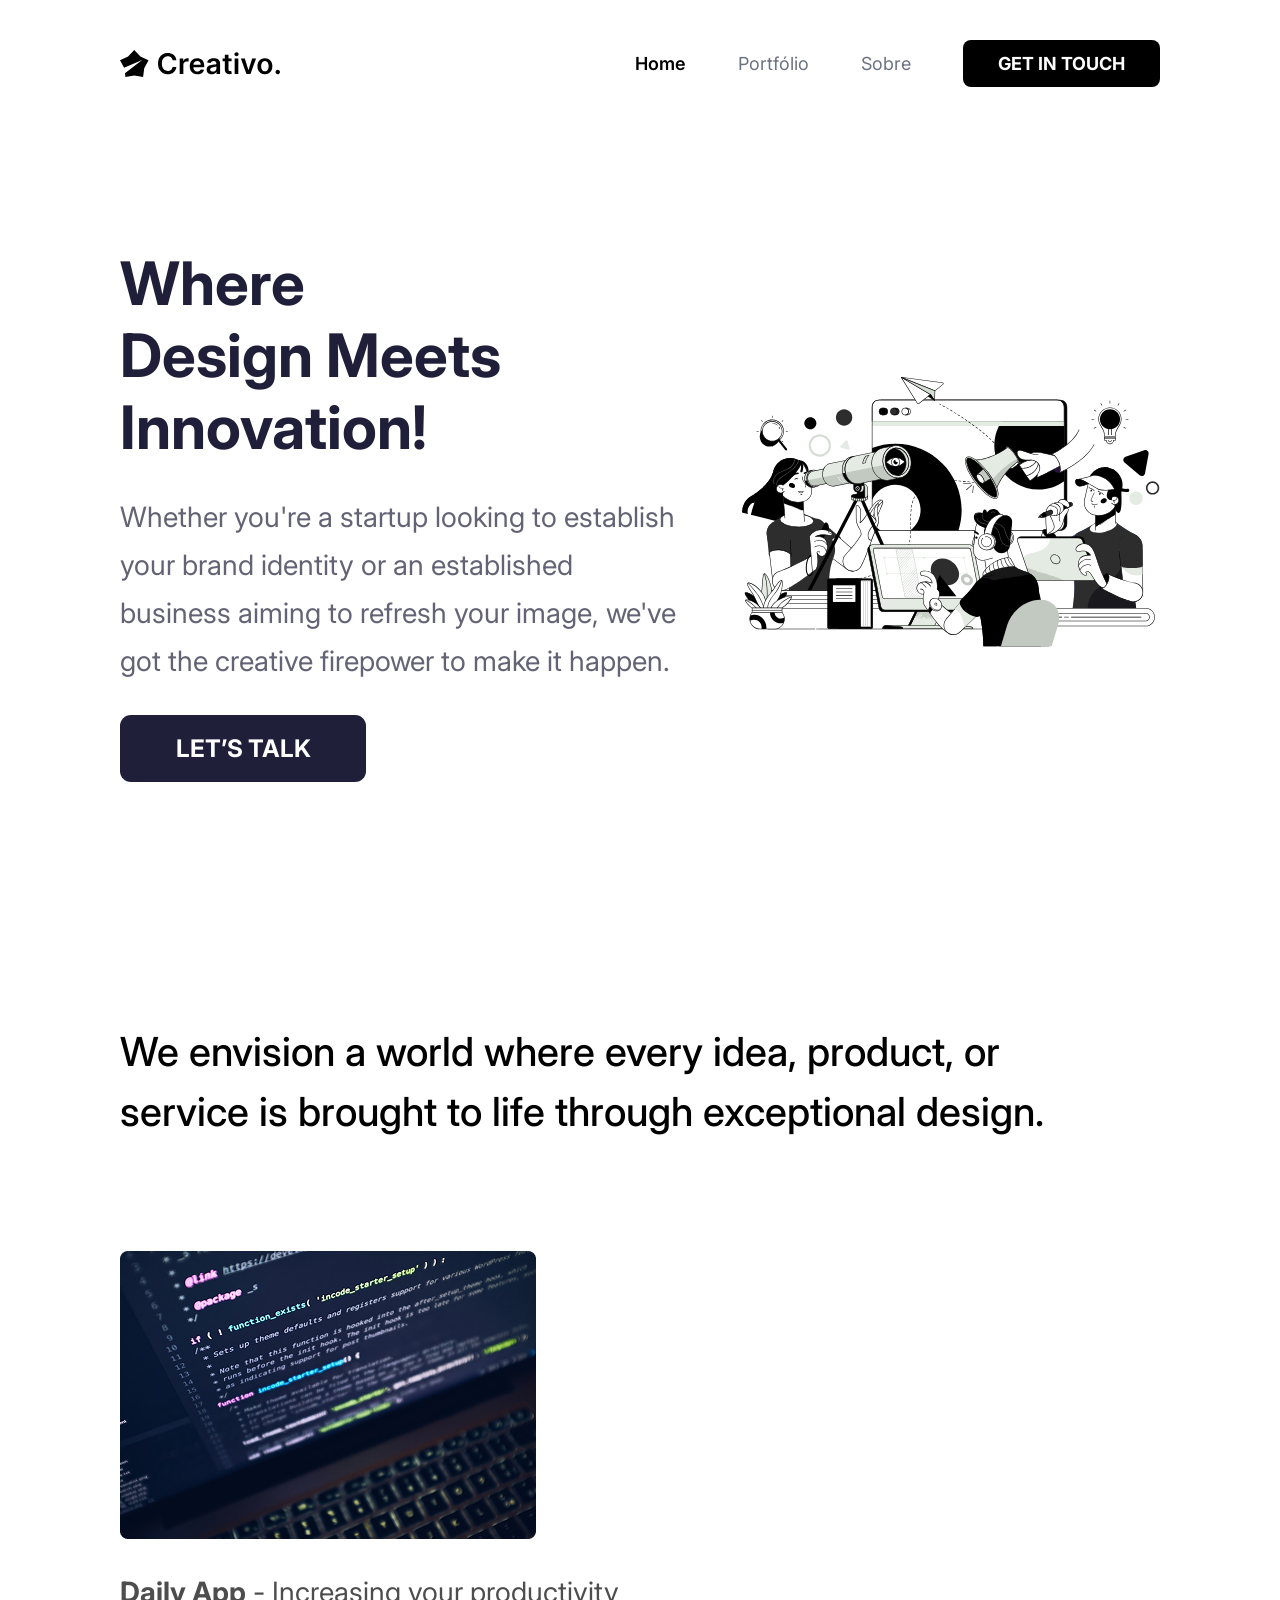
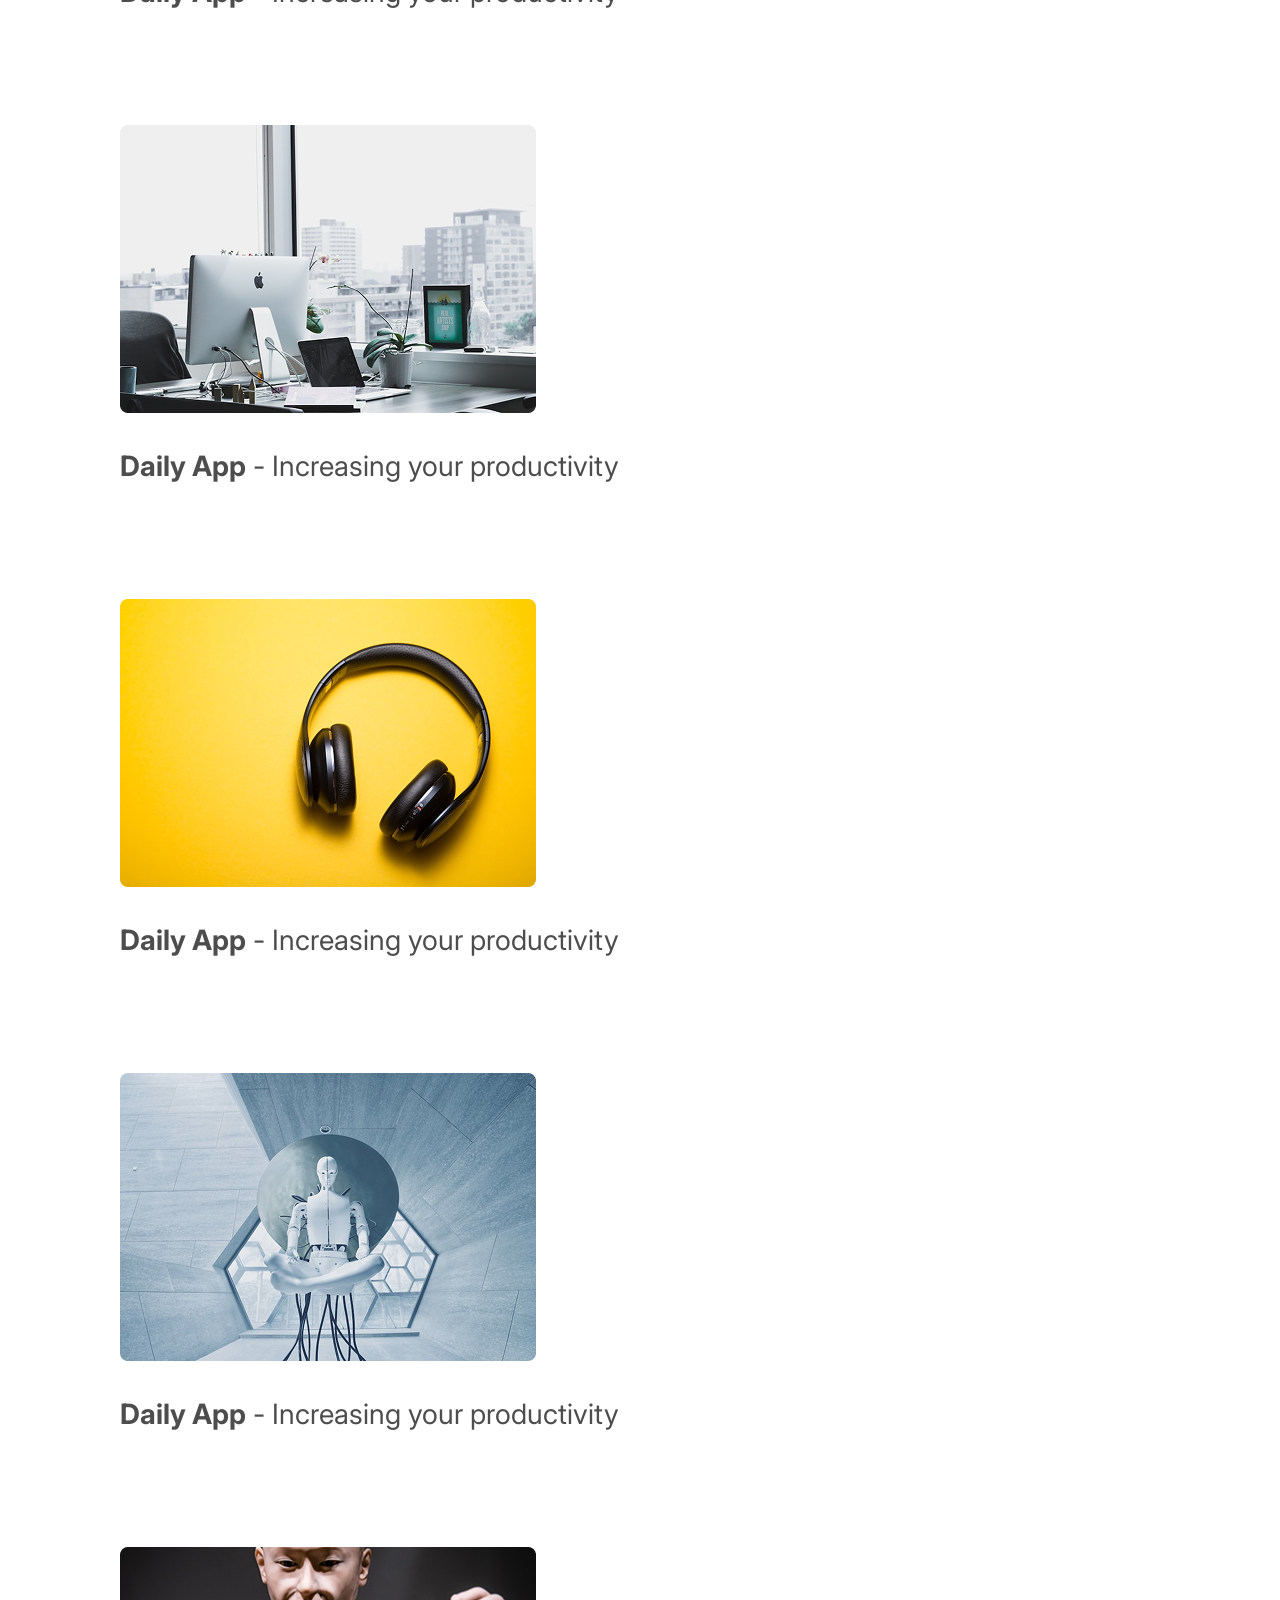
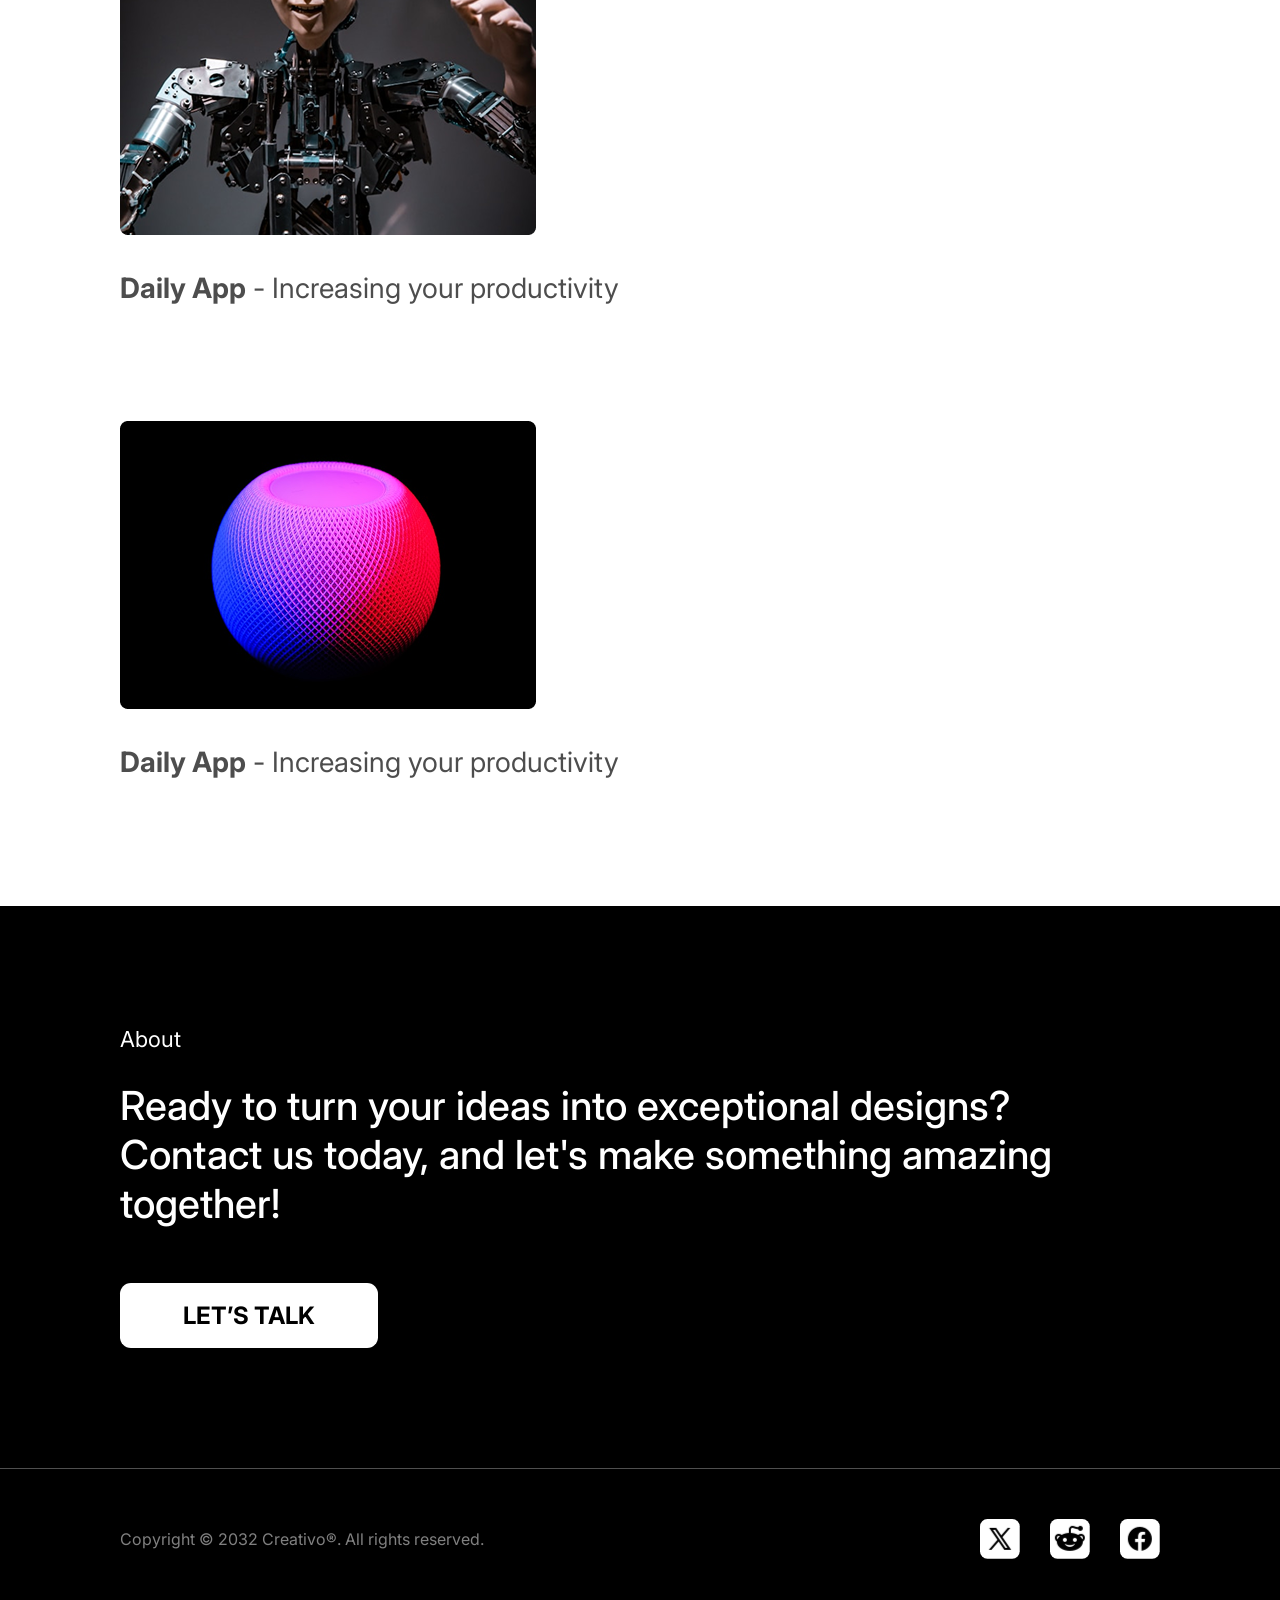
<file: LandingPage01/index.html>
<!DOCTYPE html>
<html lang="pt-br">
<head>
    <meta charset="UTF-8">
    <meta name="viewport" content="width=device-width, initial-scale=1.0">
    <title>Landing Page - Creative</title>
    <link rel="stylesheet" href="./CSS/style.css">
    
    <link rel="preconnect" href="https://fonts.googleapis.com">
    <link rel="preconnect" href="https://fonts.gstatic.com" crossorigin>
    <link href="https://fonts.googleapis.com/css2?family=Inter:ital,opsz,wght@0,14..32,100..900;1,14..32,100..900&display=swap" rel="stylesheet">
</head>
<body>
    <header>
        <img src="./IMG/logo.svg" alt="Logo da empresa Creativo">
        <nav>
            <ul>
                <li><a href="">Home</a></li>
                <li><a href="">Portfólio</a></li>
                <li><a href="">Sobre</a></li> 
            </ul>
            <button>GET IN TOUCH</button>
        </nav>
        
    </header>

    <main>
        <section class="Home">
            <div class="content">

                <h1>Where <br> Design Meets Innovation!</h1>
                <p>Whether you're a startup looking to establish your brand identity or an established business aiming to refresh your image, we've got the creative firepower to make it happen.</p>
                <button>LET’S TALK</button>
                 <!--.Content para criar uma Div com uma classe-->
            </div>

           <div class="image">
                <img src="./IMG/image.svg" alt="Imagem que caracteriza o nome da empresa">
           </div>

        </section>


        <section class="Portfólio">
            <h2>We envision a world where every idea, product, or service is brought to life through exceptional design.</h2>

            <div class="cards">
                <div class="card">
                    <img src="./IMG/img-projeto.png" alt="">
                    <p><strong>Daily App</strong> - Increasing your productivity</p>
                </div>

                <div class="card">
                    <img src="./IMG/img-projetoMac.png" alt="">
                    <p><strong>Daily App</strong> - Increasing your productivity</p>
                </div>

                <div class="card">
                    <img src="./IMG/img-projetoFone.png" alt="">
                    <p><strong>Daily App</strong> - Increasing your productivity</p>
                </div>

                <div class="card">
                    <img src="./IMG/img-projetoAi.png" alt="">
                    <p><strong>Daily App</strong> - Increasing your productivity</p>
                </div>

                <div class="card">
                    <img src="./IMG/img-projetoRobo.png" alt="">
                    <p><strong>Daily App</strong> - Increasing your productivity</p>
                </div>

                <div class="card">
                    <img src="./IMG/img-projetoEsferaRGB.png" alt="">
                    <p><strong>Daily App</strong> - Increasing your productivity</p>
                </div>

            </div>
        </section>


        <section class="About">
            <h2>About</h2>
            <div class="content">
                <h3>Ready to turn your ideas into exceptional designs? Contact us today, and let's make something amazing together!</h3>
                <button>LET’S TALK</button>
            </div>
        </section>

    </main>

    <footer>
        <p>Copyright © 2032 Creativo®. All rights reserved.</p>
        <div class="icons">
            <img src="IMG/x.svg" alt="Logo da rede social chamada X">
            <img src="IMG/Reddit.svg" alt="Logo do Reddit">
            <img src="IMG/face.svg" alt="Logo do Facebook">
        </div>
    </footer>
</body>
</html>
</file>
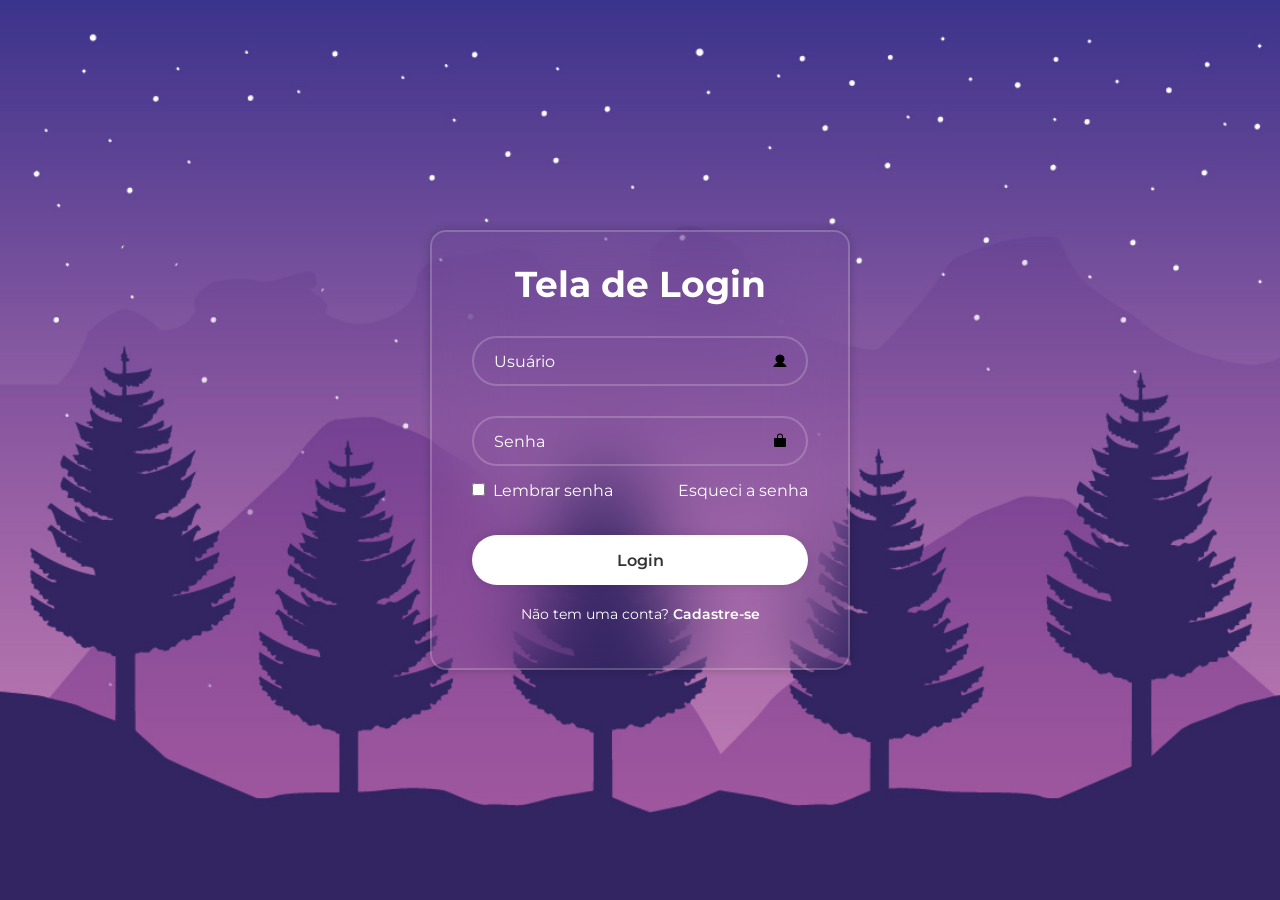
<file: Projeto02-Login/index.html>
<!DOCTYPE html>
<html lang="pt-br">
<head>
    <meta charset="UTF-8">
    <meta name="viewport" content="width=device-width, initial-scale=1.0">
    <link rel="stylesheet" href="styel.css">
    <link rel="preconnect" href="https://fonts.googleapis.com">
    <link rel="preconnect" href="https://fonts.gstatic.com" crossorigin>
    <link href="https://fonts.googleapis.com/css2?family=Montserrat:ital,wght@0,100..900;1,100..900&display=swap" rel="stylesheet"> 
    <title>Tela Login</title>
</head>
<body>
    <main class="container">
        <form>
            <!--Serve para um formulário, onde se recebe informações-->
            <h1>Tela de Login </h1>
            <div class="input-box">
                <input placeholder="Usuário" type="email">
                <!--Placeholder indica informações temporárias, mas que auxiliam o usuário-->
                <!--O type do input é importante pois ajuda o navegador saber que tipo de informação deve ser colocada alí.-->
                <img src="IMG/imguser.svg" class="icon" alt="Silhueta de uma pessoa">
            </div>

            <div class="input-box">
                <input placeholder="Senha" type="password">
                <img src="IMG/imgblock.svg" class="icon" alt="Silhueta de uma cadeado">
            </div>

            <div class="remember">
                <label>
                    <input type="checkbox">
                     Lembrar senha
                    <!--O label é o texto que acompanha o caixa de seleção. Devemos usar o semantismo do HTML5.-->
                </label>
                <a href="#">Esqueci a senha</a>
            </div>
            
            <button type="submit" class="login">Login</button>

            <div class="register">
                <p>Não tem uma conta? <a href="#">Cadastre-se</a></p>
            </div>
        </form>
    </main>
</body>
</html>
</file>
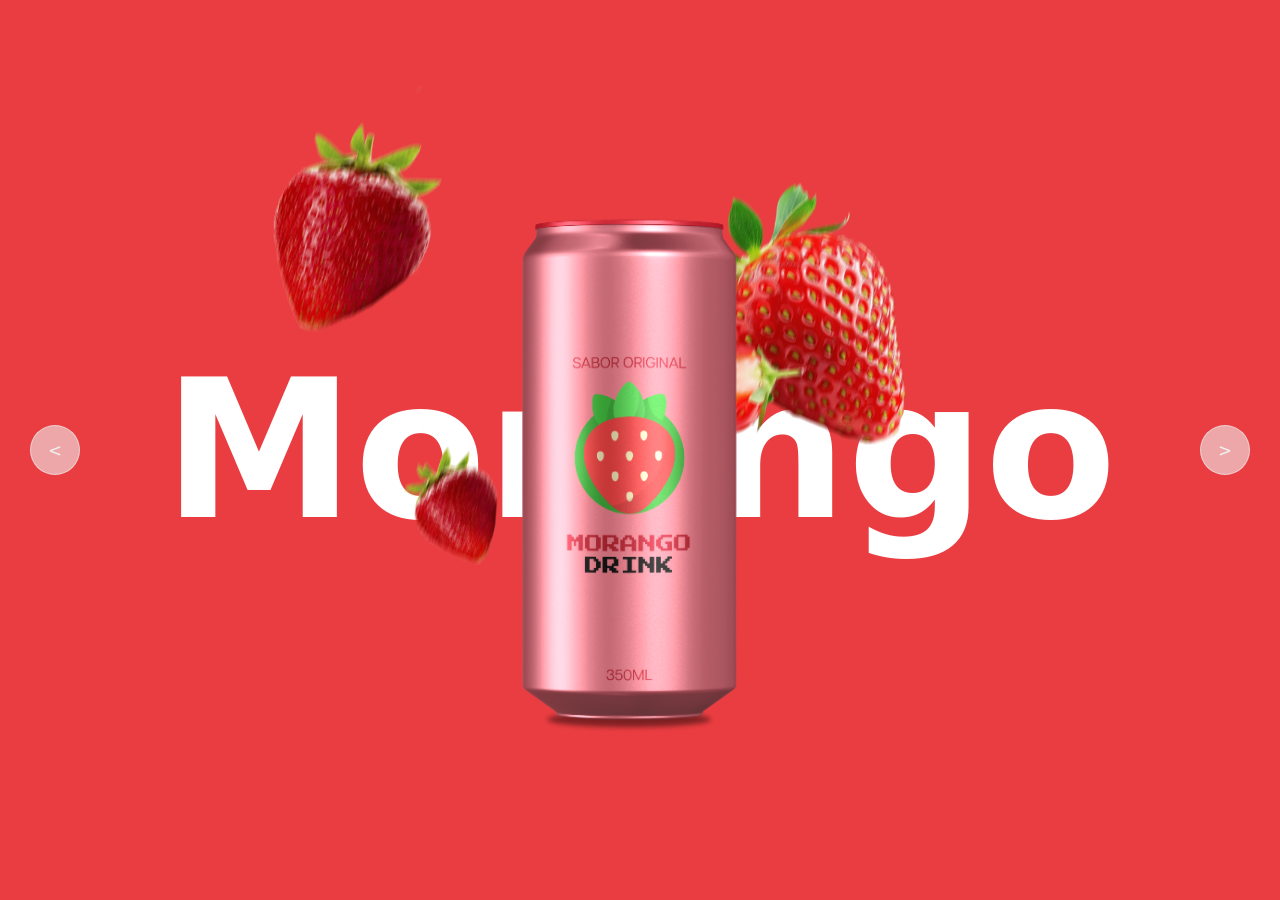
<file: Projeto05-PageDrink/index.html>
<!DOCTYPE html>
<html lang="pt-br">
    <head>
        <meta charset="UTF-8">
        <meta name="viewport" content="width=device-width, initial-scale=1.0">
        <link rel="stylesheet" href="style.css">

        <title>PageDrink</title>
    </head>
    <body>
        <main>
            <div class="item active" style="--background:#ea3d41">
                <div class="title">
                    <!-- Dentro dessa div vai ficar o texto grande -->
                     Morango
                </div>
                <img src="./img/Morango-refrigerante-foregroundBlur.png" class="fruit">
                <img src="./img/Morango-refrigerante.png" class="refri">
            </div>
            
            <div class="item " style="--background:#2d5643">
                <div class="title">
                    <!-- Dentro dessa div vai ficar o texto grande -->
                   Abacate
                </div>
                <img src="./img/Abacate-refrigerante-foregroundBlur.png" class="fruit">
                <img src="./img/Abacate-refrigerante.png" class="refri">
            </div>

            <div class="item" style="--background:#e7a043">
                <div class="title">
                    <!-- Dentro dessa div vai ficar o texto grande -->
                     Laranja
                </div>
                <img src="./img/Laranja-refrigerante-foregroundBlur.png" class="fruit">
                <img src="./img/Laranja-refrigerante.png" class="refri">
            </div>

            <div class="arrow">

                <button id ="prev"> < </button>
                <button id ="next"> > </button>

            </div>

        </main>

        <script src="script.js"></script>
    </body>
</html>
</file>
<file: LandingPage01/CSS/style.css>
/*Início da estilização Global*/
*{
    padding: 0;
    margin: 0;
    box-sizing: border-box;
    font-family: "Inter", sans-serif;
    text-decoration: none;
    /*esse text-decoration serve para tirarmos a decoração de nossos textos. Aqui, no caso, foi os elementos na barra de navegação, ele tinham um tracinho embaixo*/
    list-style: none;
}

header{
    max-width: 1730px;
    margin: auto;
    display: flex;
    padding: 40px 120px;
    justify-content: space-between;

    /*Nova escrita em CSS*/
   /* & nav { 
        
        display: flex;
        gap: 52px;


        & ul{
            display: flex;
            gap: 52px;
        }
        deixei isso em comentário, pois existe essa possibilidade de fazer essa estilização em CSS na nossa NAV
    }*/
    & nav, nav ul{
        display: flex;
        align-items: center;
        gap: 52px;
        /*Ou seja, em nossa Nav E em nossa UL que esta em nossa Nav, 
        queremos as seguintes estilizações*/

        & li a{
            color:#6B7280;
            font-size: 18px;
            letter-spacing: 2%;
        }

        & li:first-child a{
            color: #000;
            font-weight: 600;
        }
    
    }
   & button{

        border: none;
        font-size: 18px;
        font-weight: 700;
        color: #fff;
        background-color: #000;    
        border-radius: 8px;
        padding: 13px 35px 
        
        
 
    }
}

section{
    max-width: 1400px;
    margin: auto;
    padding: 120px;
    /*Configuração padrão de nossa seção.
    Agora, vamos trabalhar com cada seção individualmente*/
}

button{
    cursor: pointer;
}
/*Fim da estilização global*/

/*Section Home*/
.Home{
    display: flex;
    gap: 60px;
    justify-content: space-between;
    align-items: center;

    & .content{
        max-width: 650px;
        display: flex;
        flex-direction: column;
        gap: 30px;


        & h1{
            font-weight: 700;
            color: #1F1F39;
            font-size: 60px
            
;
        }

        & p {
            color: #1F1F39B2;
            font-size: 28px;
            line-height: 48px;

        }

        & button{
            width: 246.48px;
            padding: 18.87px;
            border-radius: 10.87px;
            border: none;
            background-color:#1F1F39;
            color: white;

            
            font-weight: 700;
            font-size: 24.24px;

        }
        
    }
}

/*Section Portfólio*/
.Portfólio{
    & h2 {
        width: 980px;

        font-weight: 500;
        font-size: 40px;
        line-height: 60px;
        margin-bottom: 109px;
    }

    & .cards{
        display: flex;
        flex-wrap: wrap;
        /*Essa propriedade com esse valor significa: que ele ocupa todo o espaço da Div principal  com essas divs com card, e quando ocupam todo o espaço da div principal, o Wrap quebra para a linha de baixo.
        Cada Card possui 680px, o pai deles ( div principal) ocupa cerca de 1380 -- se não me engano -- cabe, então 2 cards por linha.*/
        justify-content: space-between;
        gap: 109px;

        & .card{

            & p{
                margin-top: 25px;
                font-weight: 400;
                font-size: 28px;
                line-height: 48px;
                color: #000000B2;
                /*Ele resolveu utilizar um span aqui. Fez isso, acho eu, pois não usou o strong, mas o <b>. Poderia fazer isso, mas prefiro usar o strong. Mas fica a opção*/

            }
        }
    }
}

/*Section about*/
.About{
    background-color: #000;
    color: #fff;

    & h2{
     
        font-size: 22px;
        font-weight: 400;
        margin-bottom: 29px;
    }

    & .content{
        
        & h3{
            
            
            font-weight: 500;
            font-size: 40px;
            margin-bottom: 55px;
            
        
        }

        & button{
            border-radius: 10.87px;
            padding: 18px 63px;
            border: none;
            background-color: #fff;
            font-weight: 700;
            font-size: 24px;
        }
    }
}

/*Rodapé*/
footer{
 
    
    align-items: center;
    max-width: 1400px;
    margin: auto;
    padding: 50px 120px;
    background-color: #000;
    color:  #FFFFFF80;
    border-top: 1px solid #4F4F4F;
    display: flex;
    justify-content: space-between;

    & .icons{
        display: flex;
        gap: 30px;

        & img{
            cursor: pointer;
        }
    }

}
</file>
<file: Projeto02-Login/styel.css>
* {
    margin: 0;
    padding: 0;
    box-sizing: border-box;
    font-family: "Montserrat", sans-serif;
}

body{
    display: flex;
    justify-content: center;
    align-items: center;
    min-height: 100vh;
    /*O que fizemos aqui foi fazer com que o body ocupe a tela inteira para, então, o align-items funcionar corretamente*/
    background: url('./IMG/img.jpg');


    background-size:cover;
    background-position: center;
    /*Usamos essas configurações para garantir que a imagem sempre ocupe a tela inteira e fique sempre ao centro*/
}
.container{
    width: 420px;
    background-color: transparent;
    border: 2px solid rgba(255, 255, 255, .2);
    border-radius: 16px;
    color: white;
    padding: 30px 40px;
    box-shadow: 0 0 10px rgba(0, 0, 0, .2);
    backdrop-filter: blur(36px);
}

.container h1{
    font-size: 36px;
    text-align: center;
}
.input-box{
    position: relative;
    width: 100%;
    height: 50px;
    margin: 30px 0;

}

.input-box input{
    width: 100%;
    height: 100%;
    background-color: transparent;
    border: 2px solid rgba(255, 255, 255, .2);
    border-radius: 40px;
    outline: none;
    /*É a linha que fica ao clicarmos em um ponto clicável do site*/
    font-size: 16px;
    color: #fff;
    padding: 20px 45px 20px 20px;
    /*cima, direta, em baixo, esquerda, respectivamente*/

}

.input-box input::placeholder{
    color: #fff;
}

.icon {
    position:absolute;
    right: 20px;


    top: 50%;
    transform: translateY(-50%);
    /*
    O que aconteceu aqui é que o Top: 50 encontra o meio do input e começa a encaixar p icon a partir do meio, mas o que queremos é que ele encontre o meio e centralize o icon nele.
    */

    /*
    O transform serve para movimentarmos esse icon um pouco, isto é, -50%. Centralizando o icon - isso tudo considerando os 50% do top
    */
    font-size: 20px;
}

.remember{
    display: flex;
    justify-content: space-between;
    margin: -15px 0 15px;

}
/*
    margin & padding

    1 valor - margin : 20px --> em todos os lados

    2 valores - margin: 20px 30px --> em cima e embaixo, dos lados

    3 valores - margin: 20px 10px 30px --> em cima, dos lados, embaixo

    4 valores - margin  10px 20px 12px 33px --> em cima, direita, embaixo, esquerda

*/

.remember label input{
    accent-color: #fff;
    /*Esse accent é o fundo da caixa de seleção*/
    margin-right: 4px;
}

.remember a{
    text-decoration: none;
    /*Para sumir o Undeline*/
    color: #fff;
}

.remember a:hover{
    text-decoration: underline;
    /*Ou seja, queremos o underline somente quando nosso mouse passar por cima de link.*/
}

.login{
    width: 100%;
    height: 50px;
    background-color: #fff;
    border: none;
    border-radius: 40px;
    cursor: pointer;
    font-size: 16px;
    color: #333;
    font-weight: 600;
    box-shadow: 0 0 10px rgb(0, 0, 0, .1);
    margin-top:20px ;
}
.login:hover{
    background-color: transparent;
    border: 2px solid rgba(255, 255, 255, .1);
    color: #fff;
    transition: 0.5s;
}

.register{
    font-size: 14px;
    text-align: center;
    margin: 20px 0 15px;
}

.register a{
    text-decoration: none;
    color: #fff;
    font-weight: 600;
}

.register a:hover{
    text-decoration: underline;
}
</file>
<file: Projeto05-PageDrink/style.css>
body{
    margin: 0;
}

main{
    position: relative;
    width: 100%;
    height: 100vh;
    overflow: hidden;
}

/* Todos aqueles que possuem a classe item vai sumir */
.item{
    /* Essa é uma propriedade que faz os elementos sumirem */
    display: none;
    width: 100%;
    height: 100%;
    position: absolute;
    left: 0;
    right:0;
    top: 0;
    overflow: hidden;
    background-color: var(--background);


}

/* Agora, queremos que o item como active apareça */
/* Para alterarmos entre as imagens é só alterarmos as classes pelo Js */
.item.active{
    display: inline-block;
}

.item .title{
    font-size:12rem;
    color: #fff;
    font-family: system-ui, -apple-system, BlinkMacSystemFont, 'Segoe UI', Roboto, Oxygen, Ubuntu, Cantarell, 'Open Sans', 'Helvetica Neue', sans-serif;
    font-weight: bold;
    text-align: center;

    /* Um dos meios de centralizar algo bem no meio da tela. */
    position: absolute;
    left: 50%;
    top: 50%;
    transform: translate(-50%, -50%);

  
    /* coloquei essa propriedade pois quero que o texto fique na frente dos morangos */
}

.item .fruit{
    width: 90%;
    position: absolute;
    top: 0;

    /* define as sobreposições entre os elementos em minha tela */
    z-index: 1;
}

.item .refri{

    z-index: 2;
    width: 600px;

    /* centralizando novamente com esse método */
    position: absolute;
    left: 50%;
    top: 50%;
    transform: translate(-50%, -50%);

}

#prev, #next{

    position: absolute;

    /* Pois quero que fiquem no centro em relação ao eixo vertical */
    top: 50%;
    transform: translateY(-50%);
    width: 50px;
    height: 50px;
    background-color: #eee9;
    border: 1px solid #eee9;
    color: #eee;
    font-size: x-large;
    font-family:monospace;
    cursor: pointer;
    border-radius: 50%;
    z-index: 3;
    
}

#prev{
    left: 30px;
}

#next{
    right: 30px;
}

@keyframes toActive {
     /*
         O key me permite diz o estado inicial e final de um item. 
         Passando uma configuração ao item, fazendo com que se mova 
     */ 
     from{
        top: 100%;
        opacity: 0;
     }
}

    .item.active img.fruit{
        animation: toActive 0.5s ease-in-out 1;
    }

    .item.active .title{
        animation: toActive 0.5s ease-in-out 1;
    }
</file>
